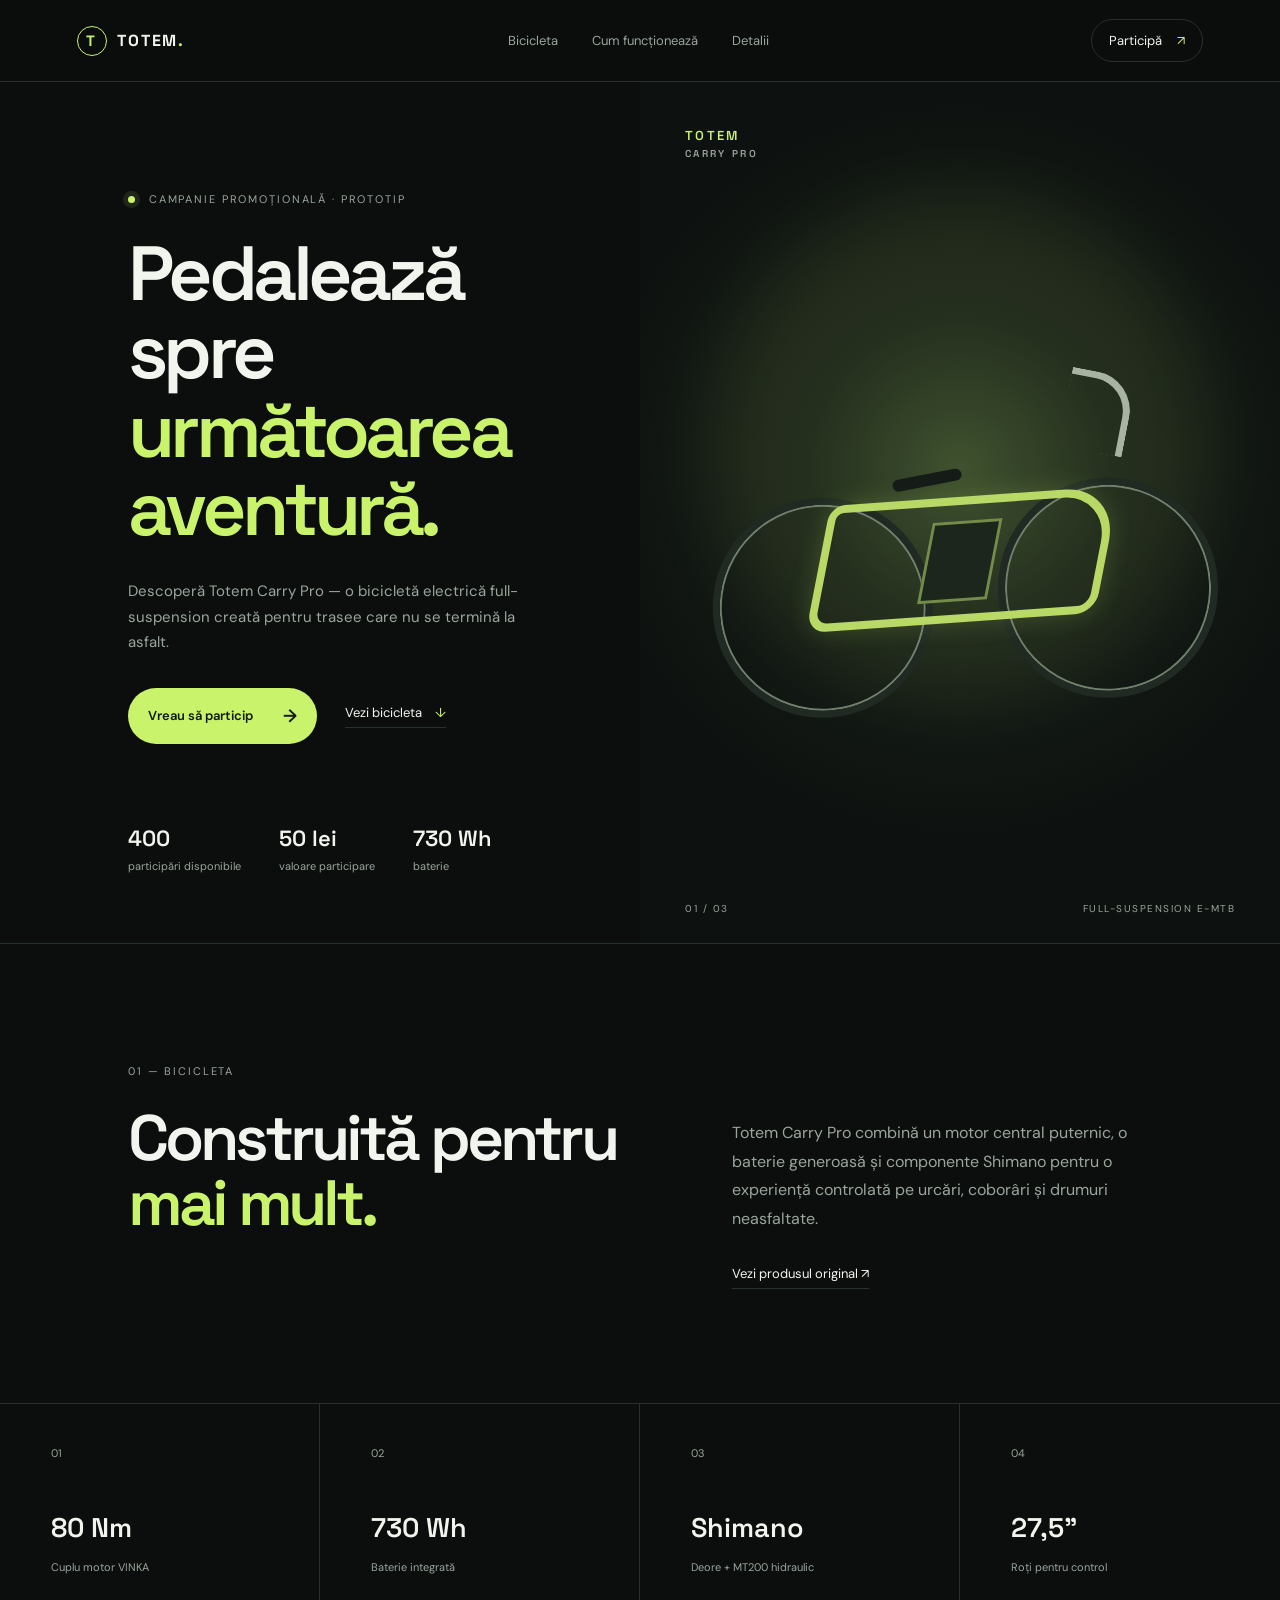
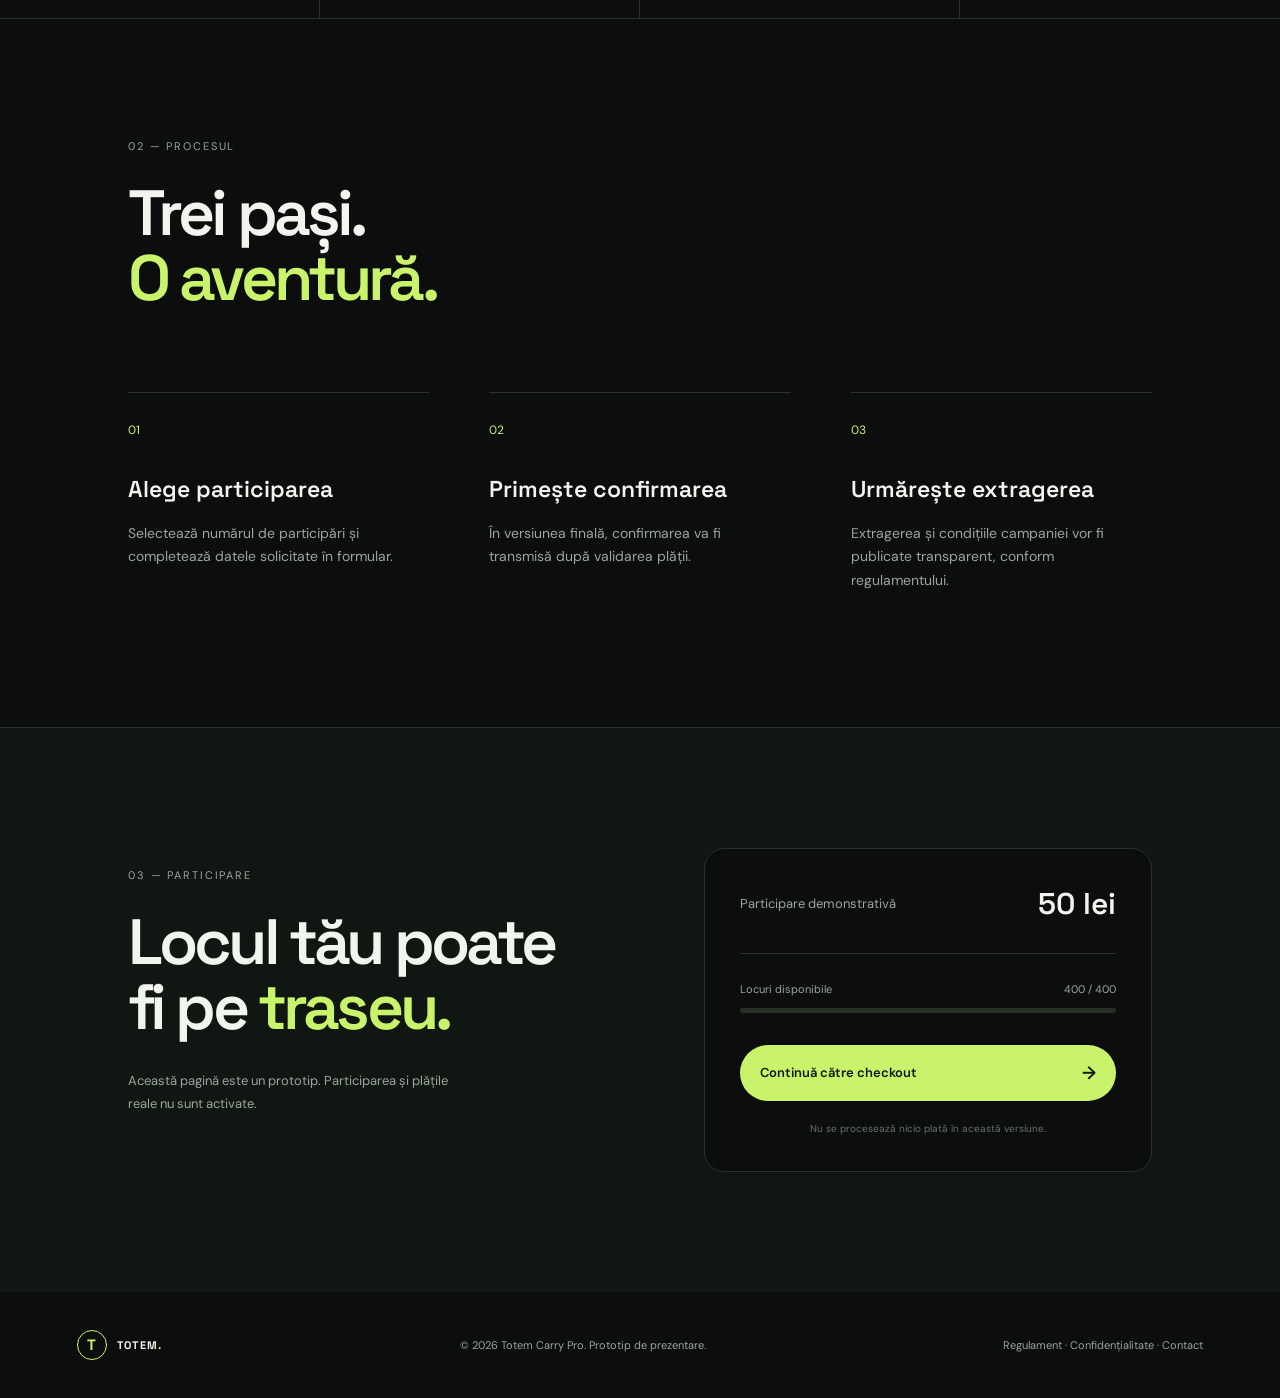
<file: index.html>
<!doctype html>
<html lang="ro">
<head><meta charset="UTF-8"><meta name="viewport" content="width=device-width,initial-scale=1.0"><meta name="description" content="Totem Carry Pro — prototip de campanie promoțională cu bicicletă electrică."><title>Totem Carry Pro | Campanie promoțională</title><link rel="preconnect" href="https://fonts.googleapis.com"><link rel="preconnect" href="https://fonts.gstatic.com" crossorigin><link href="https://fonts.googleapis.com/css2?family=DM+Sans:wght@400;500;600;700&family=Space+Grotesk:wght@500;600;700&display=swap" rel="stylesheet"><link rel="stylesheet" href="styles.css"></head>
<body><header class="site-header"><a class="brand" href="#top"><span class="brand-mark">T</span><span>TOTEM<span class="brand-accent">.</span></span></a><nav><a href="#bicicleta">Bicicleta</a><a href="#cum-functioneaza">Cum funcționează</a><a href="#detalii">Detalii</a></nav><a class="header-cta" href="#participa">Participă <span>↗</span></a></header><main id="top"><section class="hero section-grid"><div class="hero-copy"><p class="eyebrow"><span class="pulse"></span> Campanie promoțională · Prototip</p><h1>Pedalează spre<br><em>următoarea aventură.</em></h1><p class="hero-text">Descoperă Totem Carry Pro — o bicicletă electrică full-suspension creată pentru trasee care nu se termină la asfalt.</p><div class="hero-actions"><a class="button button-primary" href="#participa">Vreau să particip <span>→</span></a><a class="text-link" href="#bicicleta">Vezi bicicleta <span>↓</span></a></div><div class="hero-meta"><div><strong>400</strong><span>participări disponibile</span></div><div><strong>50 lei</strong><span>valoare participare</span></div><div><strong>730 Wh</strong><span>baterie</span></div></div></div><div class="hero-visual"><div class="visual-glow"></div><div class="visual-label">TOTEM<br><span>CARRY PRO</span></div><div class="bike-placeholder"><div class="bike-wheel wheel-one"></div><div class="bike-wheel wheel-two"></div><div class="bike-frame"></div><div class="bike-seat"></div><div class="bike-handle"></div><div class="bike-battery"></div></div><div class="visual-bottom"><span>01 / 03</span><span>FULL-SUSPENSION E-MTB</span></div></div></section><section id="bicicleta" class="product-section section-grid"><div class="section-heading"><p class="eyebrow">01 — Bicicleta</p><h2>Construită pentru<br><em>mai mult.</em></h2></div><div class="product-intro"><p>Totem Carry Pro combină un motor central puternic, o baterie generoasă și componente Shimano pentru o experiență controlată pe urcări, coborâri și drumuri neasfaltate.</p><a class="text-link" href="https://www.ebikes-hof.de/product-page/totem-carry-pro" target="_blank" rel="noreferrer">Vezi produsul original ↗</a></div></section><section class="specs" id="detalii"><div class="spec-card"><span>01</span><strong>80 Nm</strong><small>Cuplu motor VINKA</small></div><div class="spec-card"><span>02</span><strong>730 Wh</strong><small>Baterie integrată</small></div><div class="spec-card"><span>03</span><strong>Shimano</strong><small>Deore + MT200 hidraulic</small></div><div class="spec-card"><span>04</span><strong>27,5”</strong><small>Roți pentru control</small></div></section><section id="cum-functioneaza" class="steps-section"><div class="section-heading"><p class="eyebrow">02 — Procesul</p><h2>Trei pași.<br><em>O aventură.</em></h2></div><div class="steps"><article><span>01</span><h3>Alege participarea</h3><p>Selectează numărul de participări și completează datele solicitate în formular.</p></article><article><span>02</span><h3>Primește confirmarea</h3><p>În versiunea finală, confirmarea va fi transmisă după validarea plății.</p></article><article><span>03</span><h3>Urmărește extragerea</h3><p>Extragerea și condițiile campaniei vor fi publicate transparent, conform regulamentului.</p></article></div></section><section id="participa" class="participate-section"><div><p class="eyebrow">03 — Participare</p><h2>Locul tău poate<br>fi pe <em>traseu.</em></h2><p class="muted">Această pagină este un prototip. Participarea și plățile reale nu sunt activate.</p></div><div class="participate-card"><div class="price-row"><span>Participare demonstrativă</span><strong>50 lei</strong></div><div class="progress-label"><span>Locuri disponibile</span><span>400 / 400</span></div><div class="progress"><i></i></div><a class="button button-primary full" href="checkout.html">Continuă către checkout <span>→</span></a><p class="fine-print">Nu se procesează nicio plată în această versiune.</p></div></section></main><footer><a class="brand" href="#top"><span class="brand-mark">T</span><span>TOTEM<span class="brand-accent">.</span></span></a><p>© 2026 Totem Carry Pro. Prototip de prezentare.</p><div><a href="regulament.html">Regulament</a> · <a href="confidentialitate.html">Confidențialitate</a> · <a href="contact.html">Contact</a></div></footer></body></html>
</file>
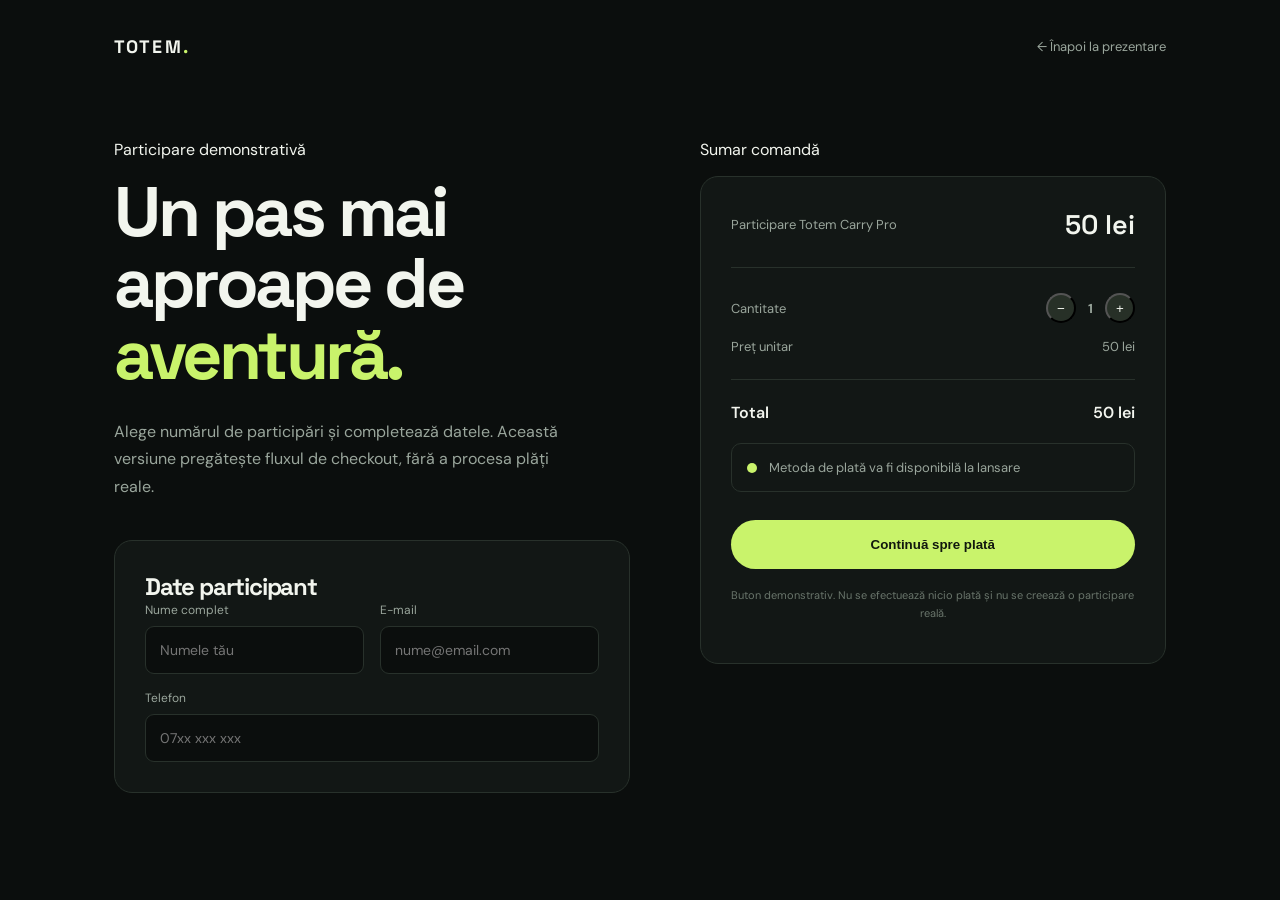
<file: checkout.html>
<!doctype html><html lang="ro"><head><meta charset="UTF-8"><meta name="viewport" content="width=device-width,initial-scale=1"><title>Checkout | Totem Carry Pro</title><link rel="preconnect" href="https://fonts.googleapis.com"><link rel="preconnect" href="https://fonts.gstatic.com" crossorigin><link href="https://fonts.googleapis.com/css2?family=DM+Sans:wght@400;500;600;700&family=Space+Grotesk:wght@500;600;700&display=swap" rel="stylesheet"><style>:root{--bg:#0b0e0d;--panel:#121715;--text:#f2f5ee;--muted:#9aa69c;--line:#28312b;--accent:#c9f36b}*{box-sizing:border-box}body{margin:0;background:var(--bg);color:var(--text);font-family:'DM Sans',sans-serif}.wrap{max-width:1100px;margin:auto;padding:35px 24px 80px}.top{display:flex;justify-content:space-between;align-items:center;margin-bottom:65px}.brand{font:700 18px 'Space Grotesk';letter-spacing:.12em}.brand b,em{color:var(--accent)}a{color:inherit;text-decoration:none}.back{color:var(--muted);font-size:13px}.grid{display:grid;grid-template-columns:1.05fr .95fr;gap:70px}h1,h2{font-family:'Space Grotesk';letter-spacing:-.05em;margin:0}h1{font-size:clamp(42px,6vw,70px);line-height:1.02}h1 em{font-style:normal}.lead{color:var(--muted);line-height:1.7;max-width:460px;margin:28px 0 40px}.card{background:var(--panel);border:1px solid var(--line);border-radius:18px;padding:30px}.summary{display:flex;justify-content:space-between;align-items:center;border-bottom:1px solid var(--line);padding-bottom:25px;margin-bottom:25px}.summary span{color:var(--muted);font-size:13px}.summary strong{font:600 27px 'Space Grotesk'}.row{display:flex;justify-content:space-between;align-items:center;color:var(--muted);font-size:13px;margin:15px 0}.quantity{display:flex;align-items:center;gap:12px}.quantity button{width:30px;height:30px;margin:0;padding:0;border-radius:50%;background:#273027;color:var(--text)}.row.total{color:var(--text);font-size:16px;font-weight:600;border-top:1px solid var(--line);padding-top:22px;margin-top:24px}.form-grid{display:grid;grid-template-columns:1fr 1fr;gap:16px}label{display:block;color:var(--muted);font-size:12px;margin-bottom:8px}input{width:100%;background:#0b0e0d;border:1px solid var(--line);border-radius:9px;color:var(--text);padding:14px;font:14px 'DM Sans';outline:none}input:focus{border-color:var(--accent)}.full{grid-column:1/-1}.method{display:flex;align-items:center;gap:12px;border:1px solid var(--line);padding:15px;border-radius:10px;color:var(--muted);font-size:13px;margin-top:20px}.method .dot{width:10px;height:10px;border-radius:50%;background:var(--accent)}button.continue{width:100%;margin-top:28px;padding:17px;border:0;border-radius:100px;background:var(--accent);color:#11180e;font-weight:700;cursor:pointer}.note{font-size:11px;color:#69756b;line-height:1.6;text-align:center;margin-top:18px}.toast{position:fixed;bottom:25px;left:50%;transform:translate(-50%,20px);opacity:0;background:var(--accent);color:#11180e;padding:14px 20px;border-radius:100px;font-size:12px;font-weight:600;transition:.3s}.toast.show{opacity:1;transform:translate(-50%,0)}@media(max-width:800px){.grid{grid-template-columns:1fr;gap:35px}.top{margin-bottom:45px}.form-grid{grid-template-columns:1fr}.full{grid-column:auto}}</style></head><body><div class="wrap"><div class="top"><a class="brand" href="index.html">TOTEM<b>.</b></a><a class="back" href="index.html">← Înapoi la prezentare</a></div><div class="grid"><section><p class="eyebrow">Participare demonstrativă</p><h1>Un pas mai aproape de <em>aventură.</em></h1><p class="lead">Alege numărul de participări și completează datele. Această versiune pregătește fluxul de checkout, fără a procesa plăți reale.</p><div class="card"><h2>Date participant</h2><div class="form-grid"><div><label for="name">Nume complet</label><input id="name" placeholder="Numele tău" required></div><div><label for="email">E-mail</label><input id="email" type="email" placeholder="nume@email.com" required></div><div class="full"><label for="phone">Telefon</label><input id="phone" type="tel" placeholder="07xx xxx xxx" required></div></div></div></section><aside><p class="eyebrow">Sumar comandă</p><div class="card"><div class="summary"><span>Participare Totem Carry Pro</span><strong id="unitPrice">50 lei</strong></div><div class="row"><span>Cantitate</span><span class="quantity"><button type="button" id="minus">−</button><strong id="qty">1</strong><button type="button" id="plus">+</button></span></div><div class="row"><span>Preț unitar</span><span>50 lei</span></div><div class="row total"><span>Total</span><span id="total">50 lei</span></div><div class="method"><i class="dot"></i><span>Metoda de plată va fi disponibilă la lansare</span></div><button class="continue" id="continue">Continuă spre plată</button><p class="note">Buton demonstrativ. Nu se efectuează nicio plată și nu se creează o participare reală.</p></div></aside></div></div><div class="toast" id="toast"></div><script>let qty=1;const price=50;const qtyEl=document.getElementById('qty'),totalEl=document.getElementById('total'),toast=document.getElementById('toast');function render(){qtyEl.textContent=qty;totalEl.textContent=(qty*price)+' lei'}document.getElementById('minus').onclick=()=>{if(qty>1){qty--;render()}};document.getElementById('plus').onclick=()=>{if(qty<10){qty++;render()}};document.getElementById('continue').onclick=()=>{const name=document.getElementById('name').value.trim(),email=document.getElementById('email').value.trim();if(!name||!email){toast.textContent='Completează cel puțin numele și e-mailul.'}else{toast.textContent='Comanda demonstrativă a fost pregătită. Plata nu este activă.'}toast.classList.add('show');setTimeout(()=>toast.classList.remove('show'),3500)};</script></body></html>
</file>
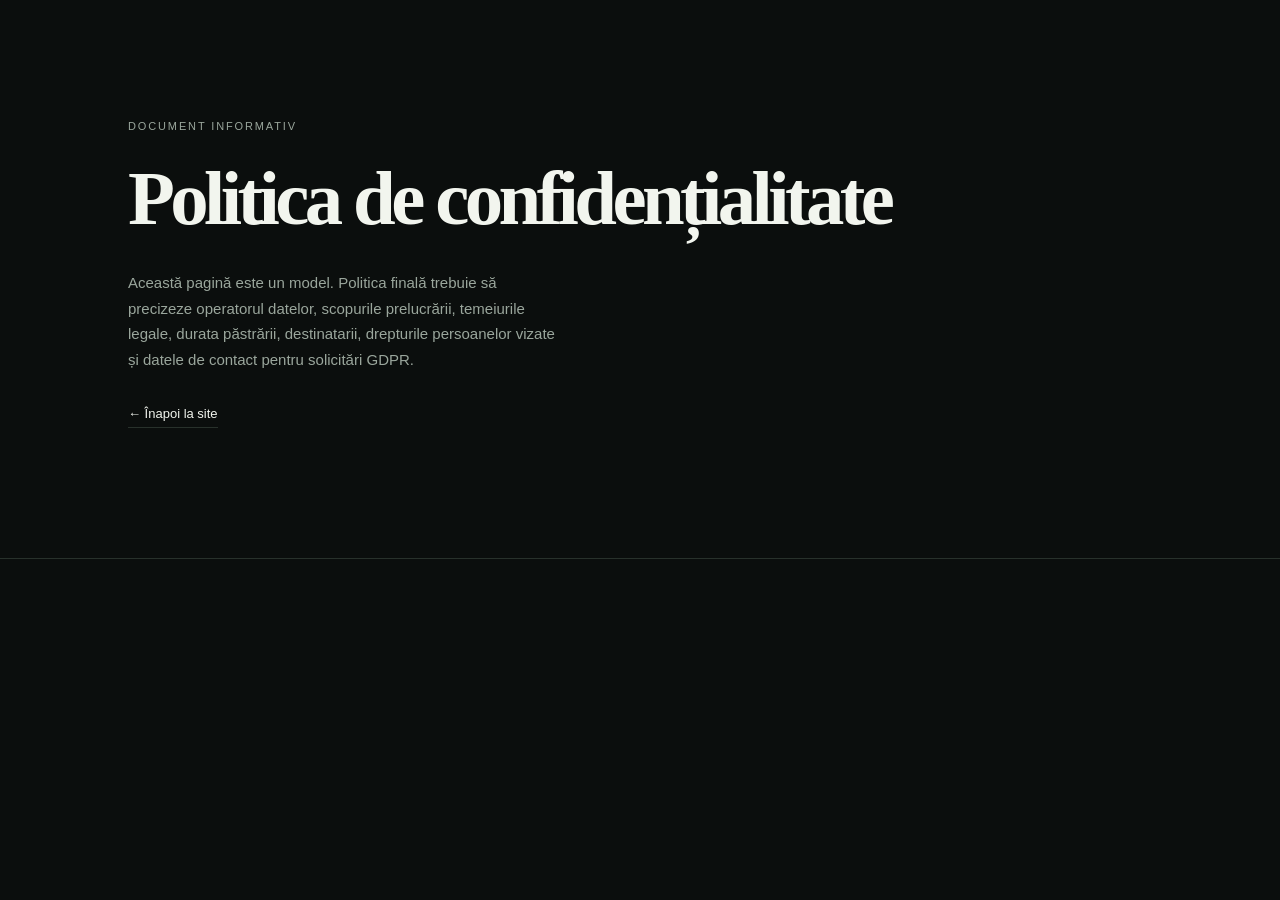
<file: confidentialitate.html>
<!doctype html><html lang="ro"><head><meta charset="UTF-8"><meta name="viewport" content="width=device-width,initial-scale=1"><title>Confidențialitate | Totem Carry Pro</title><link rel="stylesheet" href="styles.css"></head><body><main class="product-section"><p class="eyebrow">Document informativ</p><h1>Politica de confidențialitate</h1><p class="hero-text">Această pagină este un model. Politica finală trebuie să precizeze operatorul datelor, scopurile prelucrării, temeiurile legale, durata păstrării, destinatarii, drepturile persoanelor vizate și datele de contact pentru solicitări GDPR.</p><p><a class="text-link" href="index.html">← Înapoi la site</a></p></main></body></html>
</file>
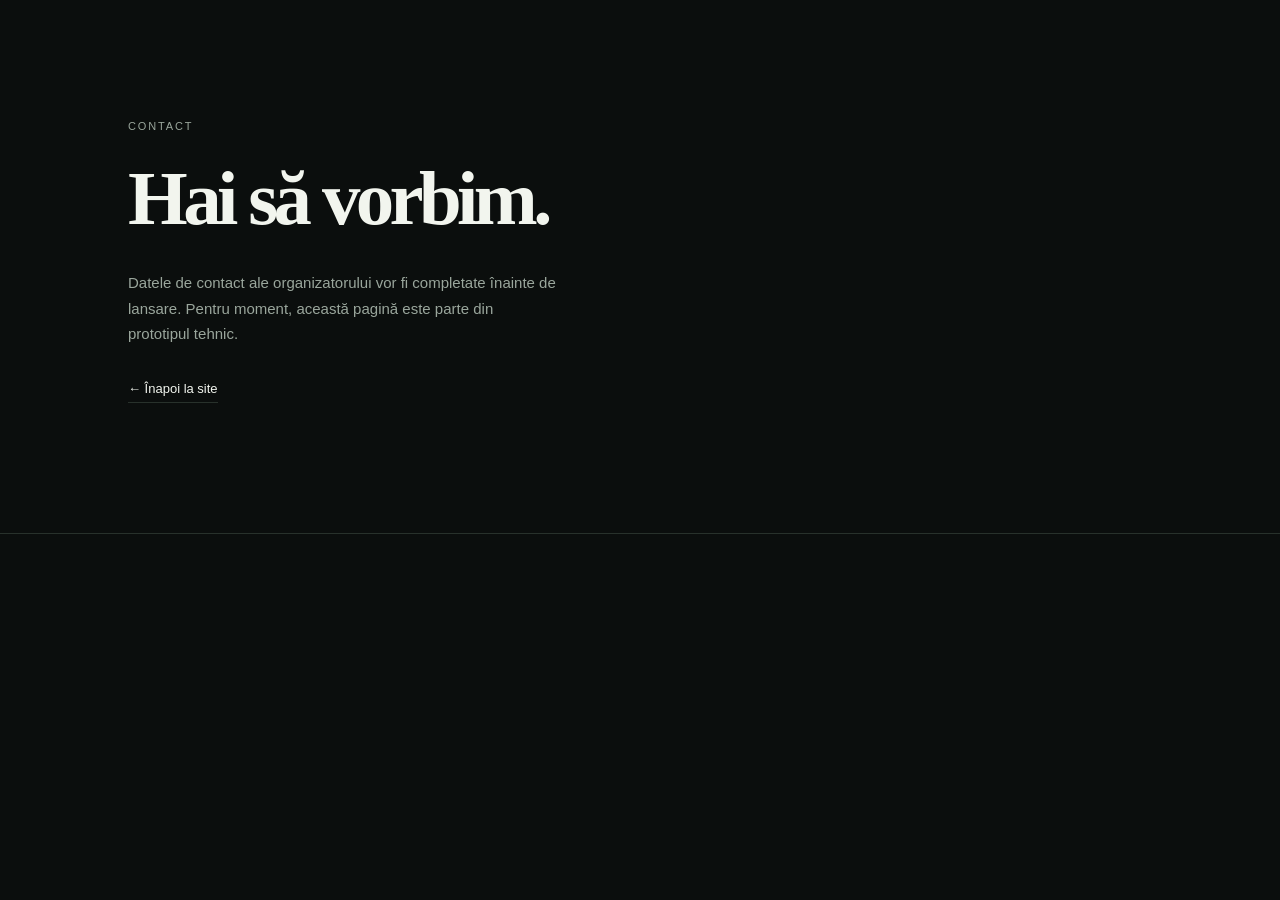
<file: contact.html>
<!doctype html><html lang="ro"><head><meta charset="UTF-8"><meta name="viewport" content="width=device-width,initial-scale=1"><title>Contact | Totem Carry Pro</title><link rel="stylesheet" href="styles.css"></head><body><main class="product-section"><p class="eyebrow">Contact</p><h1>Hai să vorbim.</h1><p class="hero-text">Datele de contact ale organizatorului vor fi completate înainte de lansare. Pentru moment, această pagină este parte din prototipul tehnic.</p><p><a class="text-link" href="index.html">← Înapoi la site</a></p></main></body></html>
</file>
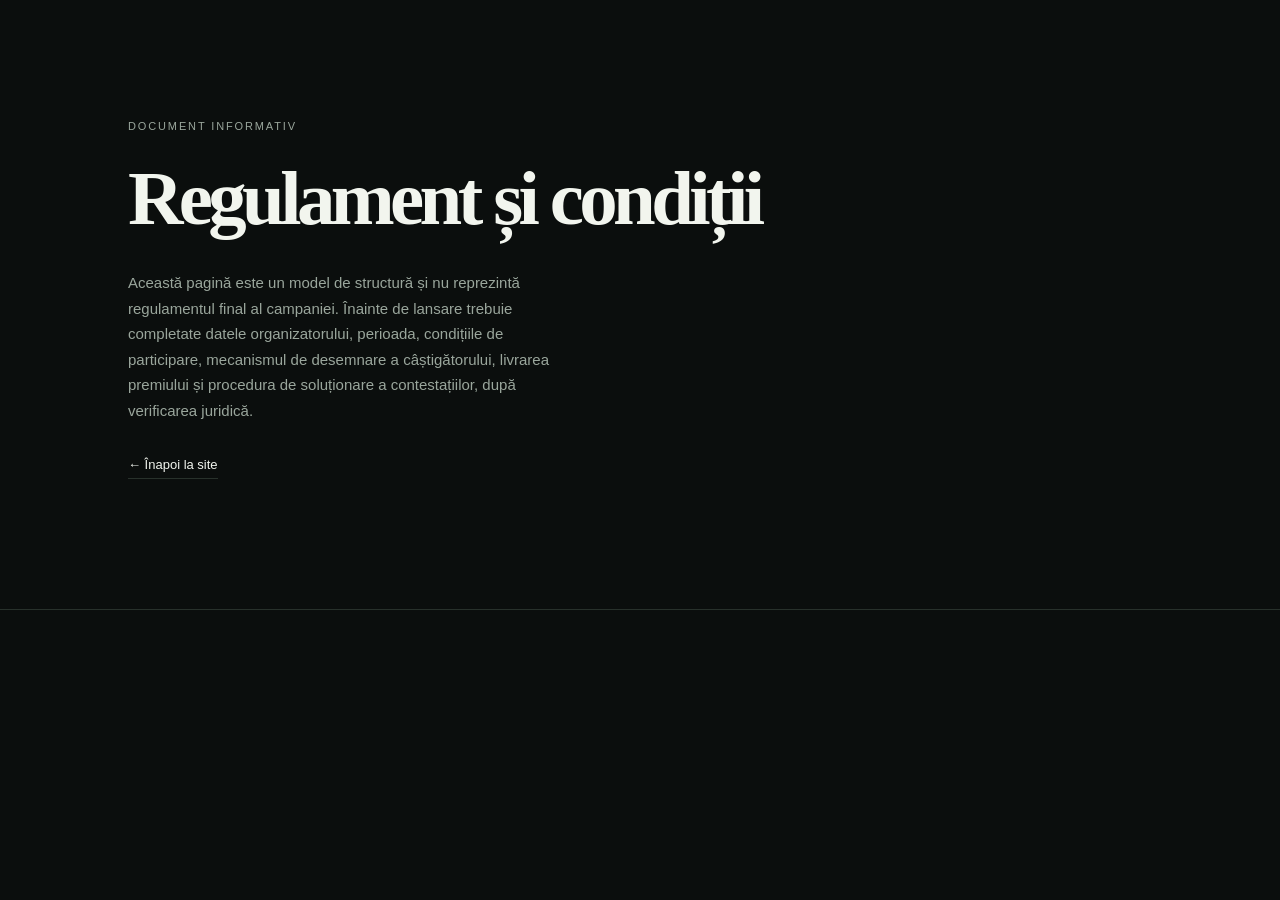
<file: regulament.html>
<!doctype html><html lang="ro"><head><meta charset="UTF-8"><meta name="viewport" content="width=device-width,initial-scale=1"><title>Regulament | Totem Carry Pro</title><link rel="stylesheet" href="styles.css"></head><body><main class="product-section"><p class="eyebrow">Document informativ</p><h1>Regulament și condiții</h1><p class="hero-text">Această pagină este un model de structură și nu reprezintă regulamentul final al campaniei. Înainte de lansare trebuie completate datele organizatorului, perioada, condițiile de participare, mecanismul de desemnare a câștigătorului, livrarea premiului și procedura de soluționare a contestațiilor, după verificarea juridică.</p><p><a class="text-link" href="index.html">← Înapoi la site</a></p></main></body></html>
</file>
<file: styles.css>
:root{--bg:#0b0e0d;--panel:#121715;--text:#f2f5ee;--muted:#9aa69c;--line:#28312b;--accent:#c9f36b;--accent-dark:#1b2416}*{box-sizing:border-box}html{scroll-behavior:smooth}body{margin:0;background:var(--bg);color:var(--text);font-family:'DM Sans',sans-serif}a{color:inherit;text-decoration:none}.site-header{height:82px;padding:0 6vw;display:flex;align-items:center;justify-content:space-between;border-bottom:1px solid var(--line);position:sticky;top:0;background:rgba(11,14,13,.9);backdrop-filter:blur(18px);z-index:10}.brand{display:flex;align-items:center;gap:10px;font-family:'Space Grotesk';font-weight:700;letter-spacing:.12em}.brand-mark{display:grid;place-items:center;width:30px;height:30px;border:1px solid var(--accent);color:var(--accent);border-radius:50%;font-size:15px}.brand-accent{color:var(--accent)}nav{display:flex;gap:34px;color:var(--muted);font-size:13px}nav a:hover,.text-link:hover,footer a:hover{color:var(--accent)}.header-cta{font-size:13px;border:1px solid var(--line);padding:12px 17px;border-radius:100px}.header-cta span{color:var(--accent);margin-left:12px}.section-grid{display:grid;grid-template-columns:1fr 1fr}.hero{min-height:720px;border-bottom:1px solid var(--line)}.hero-copy{padding:110px 8vw 70px 10vw;display:flex;flex-direction:column;justify-content:center}.eyebrow{font-size:11px;letter-spacing:.17em;text-transform:uppercase;color:var(--muted);margin:0 0 28px}.pulse{display:inline-block;width:7px;height:7px;background:var(--accent);border-radius:50%;margin-right:9px;box-shadow:0 0 0 5px rgba(201,243,107,.1)}h1,h2{font-family:'Space Grotesk';font-weight:600;line-height:1.02;letter-spacing:-.06em;margin:0}h1{font-size:clamp(48px,6vw,88px)}h2{font-size:clamp(42px,5vw,70px)}em{font-style:normal;color:var(--accent)}.hero-text{max-width:430px;color:var(--muted);line-height:1.7;font-size:15px;margin:32px 0}.hero-actions{display:flex;align-items:center;gap:28px}.button{display:inline-flex;align-items:center;justify-content:space-between;gap:30px;border:0;border-radius:100px;padding:16px 20px;font:600 13px 'DM Sans';cursor:pointer}.button-primary{background:var(--accent);color:#11180e}.button-primary span{font-size:18px}.text-link{font-size:13px;color:var(--text);border-bottom:1px solid var(--line);padding-bottom:6px}.text-link span{color:var(--accent);margin-left:10px}.hero-meta{display:flex;gap:38px;margin-top:80px}.hero-meta div{display:flex;flex-direction:column;gap:7px}.hero-meta strong{font:600 22px 'Space Grotesk'}.hero-meta span,.muted{font-size:11px;color:var(--muted)}.hero-visual{position:relative;overflow:hidden;background:radial-gradient(circle at 50% 45%,#34452b 0%,#182019 26%,#0d110f 65%);min-height:650px}.visual-glow{position:absolute;width:500px;height:500px;border-radius:50%;background:rgba(201,243,107,.08);filter:blur(35px);left:50%;top:42%;transform:translate(-50%,-50%)}.visual-label{position:absolute;top:45px;left:45px;font:600 13px 'Space Grotesk';letter-spacing:.18em;color:var(--accent)}.visual-label span{color:var(--muted);font-size:10px}.visual-bottom{position:absolute;bottom:28px;left:45px;right:45px;display:flex;justify-content:space-between;color:var(--muted);font-size:10px;letter-spacing:.15em}.bike-placeholder{position:absolute;inset:20% 8% 18%;transform:rotate(-4deg)}.bike-wheel{position:absolute;width:220px;height:220px;border:7px solid #202a23;border-radius:50%;bottom:15%;box-shadow:inset 0 0 0 2px #71806d}.wheel-one{left:3%}.wheel-two{right:3%}.bike-frame{position:absolute;left:23%;right:23%;bottom:31%;height:125px;border:8px solid #b9d967;border-radius:15px 55px 20px 20px;transform:skew(-15deg);box-shadow:0 0 25px rgba(201,243,107,.18)}.bike-seat{position:absolute;left:38%;bottom:57%;width:70px;height:12px;background:#151b17;border-radius:10px;transform:rotate(-7deg)}.bike-handle{position:absolute;right:17%;bottom:61%;width:65px;height:80px;border:7px solid #a8b3a1;border-left:0;border-bottom:0;border-radius:0 40px 0 0;transform:rotate(15deg)}.bike-battery{position:absolute;left:43%;bottom:35%;width:70px;height:80px;background:#1c261d;border:3px solid #748c49;transform:skew(-15deg)}.product-section,.steps-section{padding:120px 10vw;border-bottom:1px solid var(--line)}.product-intro{padding-top:55px;max-width:420px;margin-left:auto}.product-intro p{color:var(--muted);line-height:1.8;font-size:16px;margin:0 0 28px}.specs{display:grid;grid-template-columns:repeat(4,1fr);border-bottom:1px solid var(--line)}.spec-card{padding:42px 4vw;border-right:1px solid var(--line)}.spec-card:last-child{border:0}.spec-card span{display:block;color:var(--muted);font-size:11px;margin-bottom:50px}.spec-card strong{display:block;font:600 27px 'Space Grotesk';margin-bottom:10px}.spec-card small{color:var(--muted);font-size:11px}.steps{display:grid;grid-template-columns:repeat(3,1fr);gap:60px;margin-top:80px}.steps article{border-top:1px solid var(--line);padding-top:25px}.steps article span{color:var(--accent);font-size:12px}.steps h3{font:600 23px 'Space Grotesk';margin:35px 0 18px}.steps p{color:var(--muted);font-size:14px;line-height:1.7;max-width:270px}.participate-section{display:grid;grid-template-columns:1fr 1fr;gap:10vw;padding:120px 10vw;background:#101611}.participate-section>div:first-child{padding-top:20px}.participate-section .muted{font-size:13px;line-height:1.7;max-width:350px;margin-top:30px}.participate-card{background:var(--bg);border:1px solid var(--line);border-radius:20px;padding:35px}.price-row,.progress-label{display:flex;justify-content:space-between;align-items:center}.price-row{padding-bottom:30px;border-bottom:1px solid var(--line);font-size:13px;color:var(--muted)}.price-row strong{font:600 30px 'Space Grotesk';color:var(--text)}.progress-label{font-size:11px;color:var(--muted);margin:28px 0 12px}.progress{height:5px;background:#273027;border-radius:10px;overflow:hidden}.progress i{display:block;width:0;height:100%;background:var(--accent)}.full{width:100%;margin-top:32px}.fine-print{text-align:center;color:#667167;font-size:10px;line-height:1.5;margin:20px 0 0}footer{padding:35px 6vw;display:flex;align-items:center;justify-content:space-between;color:var(--muted);font-size:11px}footer .brand{color:var(--text)}.toast{position:fixed;bottom:25px;left:50%;transform:translate(-50%,20px);background:var(--accent);color:#11180e;padding:14px 20px;border-radius:100px;font-size:12px;font-weight:600;opacity:0;pointer-events:none;transition:.3s}.toast.show{opacity:1;transform:translate(-50%,0)}@media(max-width:800px){nav{display:none}.site-header{padding:0 5vw}.hero,.section-grid,.participate-section{grid-template-columns:1fr}.hero-copy{padding:80px 7vw 60px}.hero-visual{min-height:500px}.hero-meta{gap:20px;margin-top:55px}.hero-meta strong{font-size:18px}.hero-meta span{font-size:9px}.product-section,.steps-section,.participate-section{padding:75px 7vw}.product-intro{padding-top:35px;margin:0}.specs{grid-template-columns:1fr 1fr}.spec-card{padding:28px 7vw;border-bottom:1px solid var(--line)}.spec-card:nth-child(2){border-right:0}.spec-card span{margin-bottom:30px}.steps{grid-template-columns:1fr;gap:35px;margin-top:50px}.participate-card{padding:25px}footer{padding:30px 7vw;gap:20px;align-items:flex-start;flex-direction:column}}
</file>
